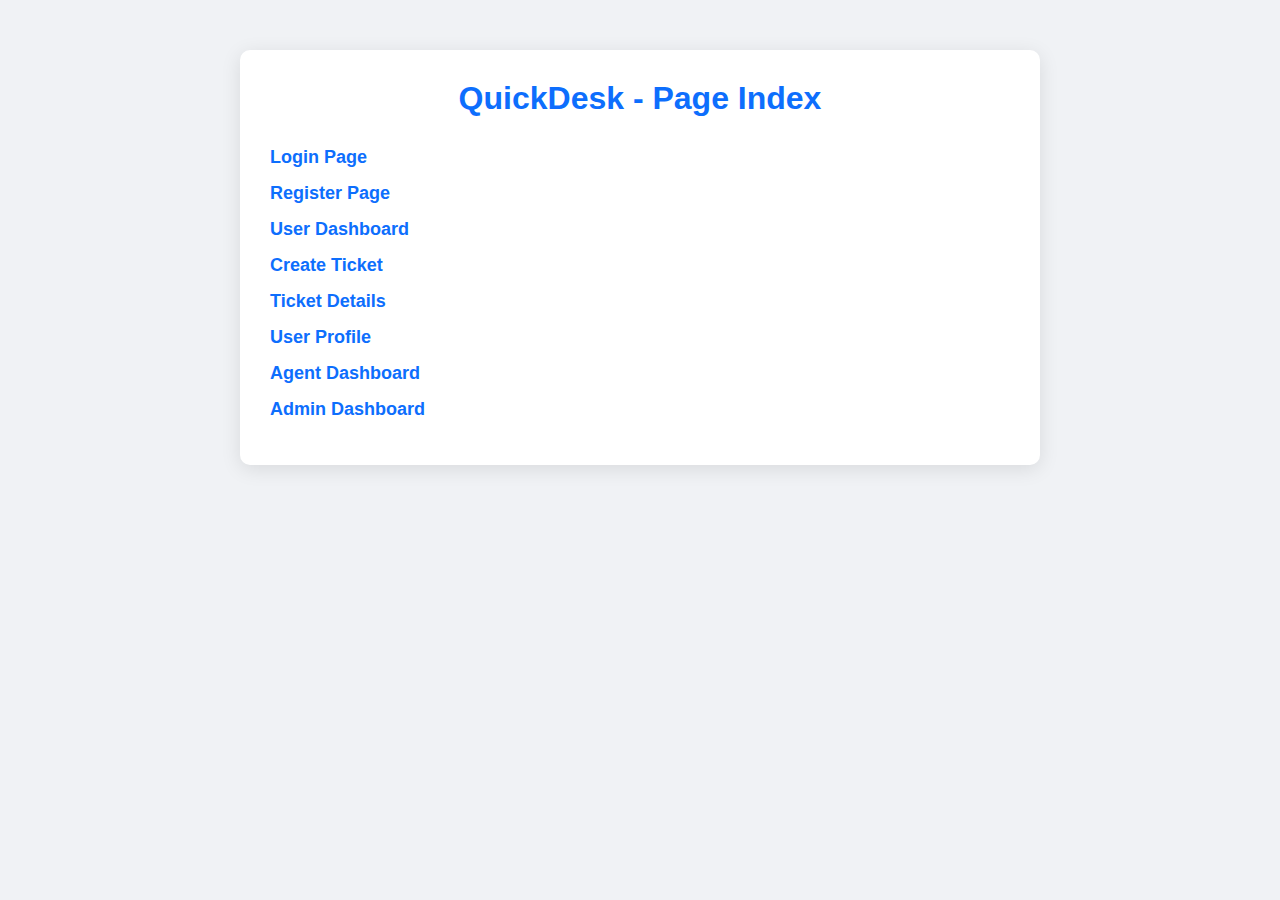
<file: index.html>
<!DOCTYPE html>
<html lang="en">
<head>
  <meta charset="UTF-8" />
  <meta name="viewport" content="width=device-width, initial-scale=1.0"/>
  <title>QuickDesk - Index</title>
  <link rel="stylesheet" href="style.css" />
  <style>
    .index-container {
      max-width: 800px;
      margin: 50px auto;
      padding: 30px;
      background: #fff;
      border-radius: 10px;
      box-shadow: 0 4px 20px rgba(0,0,0,0.1);
    }
    .index-container h1 {
      text-align: center;
      margin-bottom: 30px;
      color: #0d6efd;
    }
    .index-container ul {
      list-style: none;
      padding: 0;
    }
    .index-container li {
      margin: 15px 0;
      font-size: 18px;
    }
    .index-container a {
      color: #0d6efd;
      text-decoration: none;
      font-weight: bold;
    }
    .index-container a:hover {
      text-decoration: underline;
    }
  </style>
</head>
<body>
  <div class="index-container">
    <h1>QuickDesk - Page Index</h1>
    <ul>
      <li><a href="login.html" target="_blank">Login Page</a></li>
      <li><a href="register.html" target="_blank">Register Page</a></li>
      <li><a href="dashboard.html" target="_blank">User Dashboard</a></li>
      <li><a href="create-ticket.html" target="_blank">Create Ticket</a></li>
      <li><a href="ticket.html" target="_blank">Ticket Details</a></li>
      <li><a href="profile.html" target="_blank">User Profile</a></li>
      <li><a href="agent-dashboard.html" target="_blank">Agent Dashboard</a></li>
      <li><a href="admin-dashboard.html" target="_blank">Admin Dashboard</a></li>
    </ul>
  </div>

  <script src="script.js"></script>

</body>
</html>
</file>
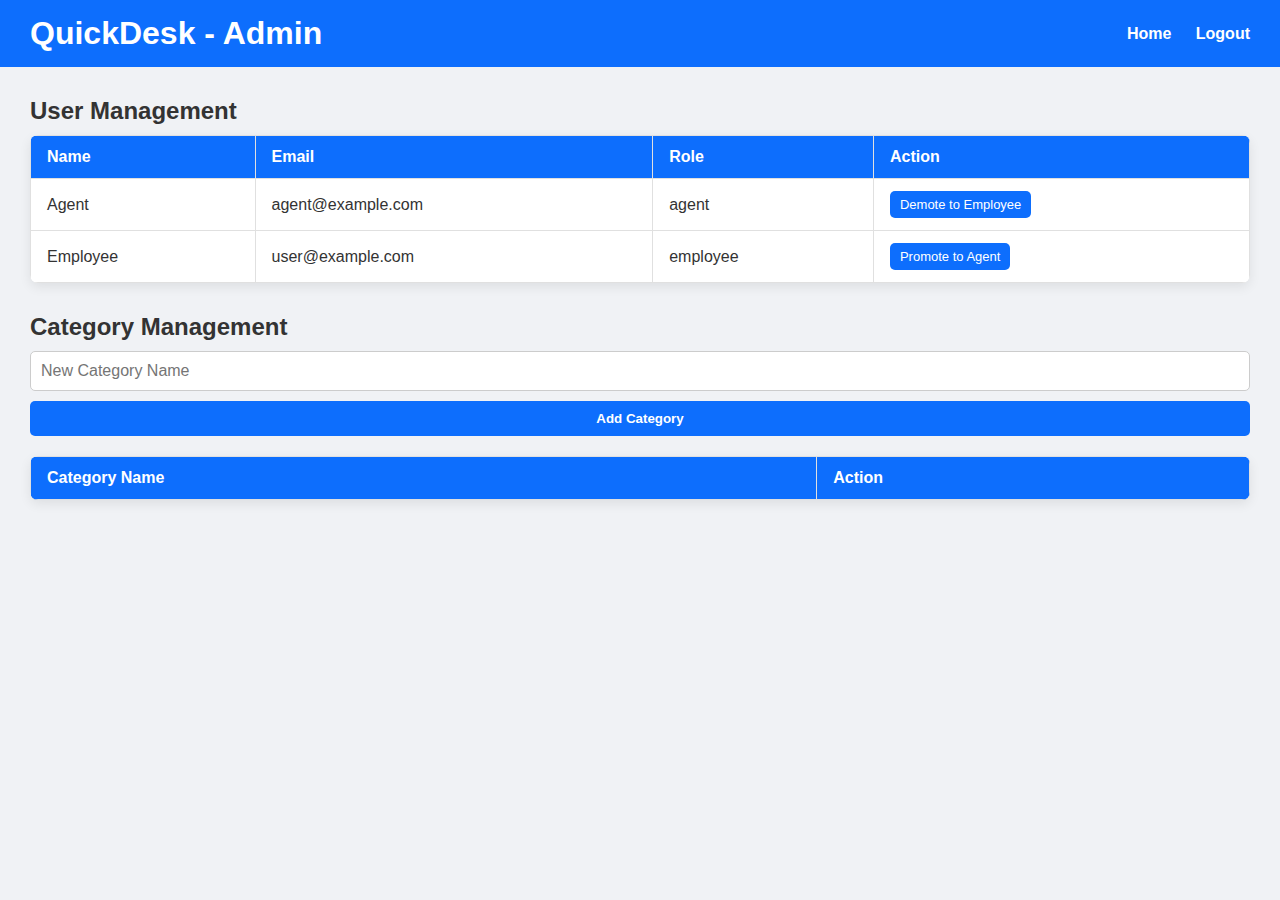
<file: admin-dashboard.html>
<!DOCTYPE html>
<html lang="en">
<head>
  <meta charset="UTF-8" />
  <meta name="viewport" content="width=device-width, initial-scale=1.0"/>
  <title>Admin Dashboard - QuickDesk</title>
  <link rel="stylesheet" href="style.css" />
  <style>
    body {
      font-family: Arial, sans-serif;
      background: #f0f2f5;
      margin: 0;
      padding: 0;
    }
    .navbar {
      background-color: #0d6efd;
      color: white;
      padding: 15px 30px;
      display: flex;
      justify-content: space-between;
      align-items: center;
    }
    .navbar a {
      color: white;
      margin-left: 15px;
      text-decoration: none;
    }
    .dashboard {
      padding: 30px;
    }
    h2 {
      margin-bottom: 10px;
    }
    table {
      width: 100%;
      border-collapse: collapse;
      background: white;
      border-radius: 8px;
      overflow: hidden;
      box-shadow: 0 4px 12px rgba(0,0,0,0.08);
      margin-bottom: 30px;
    }
    th, td {
      padding: 12px 15px;
      border-bottom: 1px solid #ddd;
      text-align: left;
    }
    th {
      background-color: #0d6efd;
      color: white;
    }
    .small-btn {
      padding: 6px 10px;
      font-size: 13px;
      background-color: #0d6efd;
      color: white;
      border: none;
      border-radius: 5px;
      cursor: pointer;
    }
    .small-btn:hover {
      background-color: #084fc7;
    }
    .ticket-form {
      display: flex;
      gap: 10px;
      margin-bottom: 20px;
    }
    .ticket-form input {
      flex: 1;
      padding: 10px;
      border-radius: 5px;
      border: 1px solid #ccc;
    }
    .ticket-form button {
      padding: 10px 15px;
      background-color: #0d6efd;
      color: white;
      border: none;
      border-radius: 5px;
      cursor: pointer;
    }
    .ticket-form button:hover {
      background-color: #084fc7;
    }
  </style>
</head>
<body>
  <header class="navbar">
    <h1>QuickDesk - Admin</h1>
    <nav>
      <a href="dashboard.html">Home</a>
      <a href="login.html">Logout</a>
    </nav>
  </header>

  <main class="dashboard">
    <h2>User Management</h2>
    <table class="ticket-table">
      <thead>
        <tr>
          <th>Name</th>
          <th>Email</th>
          <th>Role</th>
          <th>Action</th>
        </tr>
      </thead>
      <tbody id="userTableBody"></tbody>
    </table>

    <h2>Category Management</h2>
    <form class="ticket-form" onsubmit="addCategory(event)">
      <input type="text" id="newCategory" placeholder="New Category Name" required />
      <button type="submit">Add Category</button>
    </form>

    <table class="ticket-table">
      <thead>
        <tr>
          <th>Category Name</th>
          <th>Action</th>
        </tr>
      </thead>
      <tbody id="categoryTableBody"></tbody>
    </table>
  </main>

  <script>
    const userTableBody = document.getElementById("userTableBody");
    const categoryTableBody = document.getElementById("categoryTableBody");
    let users = JSON.parse(localStorage.getItem("users")) || [];

    function renderUsers() {
      userTableBody.innerHTML = "";
      users.forEach((user, index) => {
        if (user.role === "admin") return;
        const row = document.createElement("tr");
        row.innerHTML = `
          <td>${user.name}</td>
          <td>${user.email}</td>
          <td>${user.role}</td>
          <td>
            ${user.role === "employee"
              ? `<button class="small-btn" onclick="changeRole(${index}, 'agent')">Promote to Agent</button>`
              : user.role === "agent"
              ? `<button class="small-btn" onclick="changeRole(${index}, 'employee')">Demote to Employee</button>`
              : ""}
          </td>`;
        userTableBody.appendChild(row);
      });
    }

    function changeRole(index, newRole) {
      users[index].role = newRole;
      localStorage.setItem("users", JSON.stringify(users));
      renderUsers();
      alert(`✅ Role updated to ${newRole}`);
    }

    function addCategory(event) {
      event.preventDefault();
      const input = document.getElementById("newCategory");
      const newCat = input.value.trim();

      if (!newCat) return;

      let categories = JSON.parse(localStorage.getItem("categories")) || [];

      if (categories.includes(newCat)) {
        alert("❌ Category already exists.");
        return;
      }

      categories.push(newCat);
      localStorage.setItem("categories", JSON.stringify(categories));
      input.value = "";
      renderCategories();
    }

    function deleteCategory(index) {
      let categories = JSON.parse(localStorage.getItem("categories")) || [];
      const categoryName = categories[index];
      if (confirm(`Are you sure you want to delete category "${categoryName}"?`)) {
        categories.splice(index, 1);
        localStorage.setItem("categories", JSON.stringify(categories));
        renderCategories();
      }
    }

    function renderCategories() {
      const categories = JSON.parse(localStorage.getItem("categories")) || [];
      categoryTableBody.innerHTML = categories
        .map((cat, i) => `
          <tr>
            <td>${cat}</td>
            <td><button class="small-btn" onclick="deleteCategory(${i})">Delete</button></td>
          </tr>`)
        .join("");
    }

    // Initialize on load
    renderUsers();
    renderCategories();
  </script>
</body>
</html>
</file>
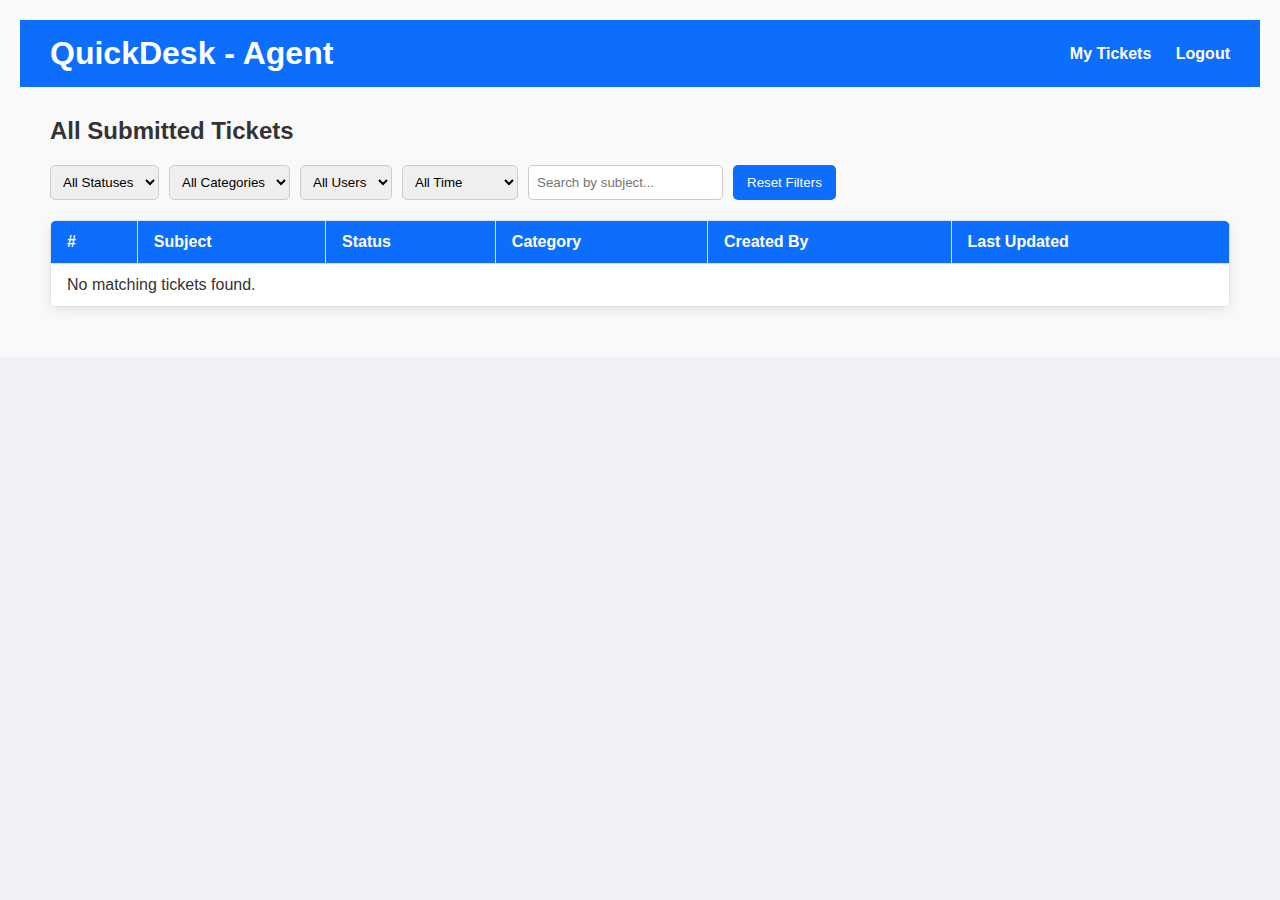
<file: agent-dashboard.html>
<!DOCTYPE html>
<html lang="en">
<head>
  <meta charset="UTF-8" />
  <meta name="viewport" content="width=device-width, initial-scale=1.0"/>
  <title>Agent Dashboard - QuickDesk</title>
  <link rel="stylesheet" href="style.css" />
  <style>
    body {
      font-family: Arial, sans-serif;
      background: #f9f9f9;
      padding: 20px;
    }
    table {
      width: 100%;
      border-collapse: collapse;
      margin-top: 20px;
      background: white;
      border-radius: 8px;
      overflow: hidden;
      box-shadow: 0 4px 12px rgba(0,0,0,0.08);
    }
    th, td {
      padding: 12px 15px;
      border-bottom: 1px solid #ddd;
      text-align: left;
    }
    th {
      background-color: #0d6efd;
      color: white;
    }
    .badge {
      padding: 4px 8px;
      border-radius: 4px;
      color: white;
      font-size: 12px;
    }
    .badge.open { background-color: #17a2b8; }
    .badge.in-progress { background-color: #ffc107; }
    .badge.resolved { background-color: #28a745; }
    .badge.closed { background-color: #6c757d; }
    .filters {
      display: flex;
      gap: 10px;
      flex-wrap: wrap;
      margin: 20px 0;
    }
    .filters select, .filters input {
      padding: 8px;
      border: 1px solid #ccc;
      border-radius: 5px;
    }
    .filters button {
      padding: 8px 14px;
      border: none;
      border-radius: 5px;
      background-color: #0d6efd;
      color: white;
      cursor: pointer;
    }
    .filters button:hover {
      background-color: #0a53be;
    }
  </style>
</head>
<body>
  <header class="navbar">
    <h1>QuickDesk - Agent</h1>
    <nav>
      <a href="dashboard.html">My Tickets</a>
      <a href="login.html">Logout</a>
    </nav>
  </header>

  <main class="dashboard">
    <h2>All Submitted Tickets</h2>

    <div class="filters">
      <select id="statusFilter" onchange="renderAgentTickets()">
        <option value="">All Statuses</option>
        <option>Open</option>
        <option>In Progress</option>
        <option>Resolved</option>
        <option>Closed</option>
      </select>

      <select id="categoryFilter" onchange="renderAgentTickets()">
        <option value="">All Categories</option>
      </select>

      <select id="creatorFilter" onchange="renderAgentTickets()">
        <option value="">All Users</option>
      </select>

      <select id="dateFilter" onchange="renderAgentTickets()">
        <option value="">All Time</option>
        <option value="today">Today</option>
        <option value="7days">Last 7 Days</option>
        <option value="30days">Last 30 Days</option>
      </select>

      <input type="text" id="searchInput" oninput="renderAgentTickets()" placeholder="Search by subject..."/>

      <button onclick="resetFilters()">Reset Filters</button>
    </div>

    <table class="ticket-table">
      <thead>
        <tr>
          <th>#</th>
          <th>Subject</th>
          <th>Status</th>
          <th>Category</th>
          <th>Created By</th>
          <th>Last Updated</th>
        </tr>
      </thead>
      <tbody id="agentTicketBody"></tbody>
    </table>
  </main>

  <script>
    function getUserNameByEmail(email) {
      const users = JSON.parse(localStorage.getItem("users")) || [];
      const user = users.find(u => u.email === email);
      return user ? user.name : "Unknown";
    }

    function viewTicket(id) {
      localStorage.setItem("selectedTicketId", id);
      window.location.href = "ticket.html";
    }

    function resetFilters() {
      document.getElementById("statusFilter").value = "";
      document.getElementById("categoryFilter").value = "";
      document.getElementById("creatorFilter").value = "";
      document.getElementById("dateFilter").value = "";
      document.getElementById("searchInput").value = "";
      renderAgentTickets();
    }

    function isWithinDateRange(dateString, range) {
      const now = new Date();
      const ticketDate = new Date(dateString);
      const diff = (now - ticketDate) / (1000 * 60 * 60 * 24); // in days

      if (range === "today") return now.toDateString() === ticketDate.toDateString();
      if (range === "7days") return diff <= 7;
      if (range === "30days") return diff <= 30;
      return true;
    }

    function renderAgentTickets() {
      const tickets = JSON.parse(localStorage.getItem("tickets")) || [];
      const users = JSON.parse(localStorage.getItem("users")) || [];
      const tbody = document.getElementById("agentTicketBody");

      const statusFilter = document.getElementById("statusFilter").value;
      const categoryFilter = document.getElementById("categoryFilter").value;
      const creatorFilter = document.getElementById("creatorFilter").value;
      const dateFilter = document.getElementById("dateFilter").value;
      const searchQuery = document.getElementById("searchInput").value.trim().toLowerCase();

      const filtered = tickets.filter(t =>
        (statusFilter === "" || t.status === statusFilter) &&
        (categoryFilter === "" || t.category === categoryFilter) &&
        (creatorFilter === "" || t.createdBy === creatorFilter) &&
        isWithinDateRange(t.createdAt, dateFilter) &&
        (searchQuery === "" || t.subject.toLowerCase().includes(searchQuery))
      );

      // Populate Category & Creator Filters once
      const categoryDropdown = document.getElementById("categoryFilter");
      if (categoryDropdown.options.length <= 1) {
        [...new Set(tickets.map(t => t.category))].forEach(cat => {
          const opt = document.createElement("option");
          opt.value = cat;
          opt.textContent = cat;
          categoryDropdown.appendChild(opt);
        });
      }

      const creatorDropdown = document.getElementById("creatorFilter");
      if (creatorDropdown.options.length <= 1) {
        [...new Set(tickets.map(t => t.createdBy))].forEach(email => {
          const user = users.find(u => u.email === email);
          const opt = document.createElement("option");
          opt.value = email;
          opt.textContent = user ? user.name : email;
          creatorDropdown.appendChild(opt);
        });
      }

      if (filtered.length === 0) {
        tbody.innerHTML = '<tr><td colspan="6">No matching tickets found.</td></tr>';
        return;
      }

      tbody.innerHTML = filtered.map(t => `
        <tr>
          <td>${t.id}</td>
          <td><a href="#" onclick="viewTicket('${t.id}')">${t.subject}</a></td>
          <td><span class="badge ${t.status.toLowerCase().replace(/ /g, '-')}">${t.status}</span></td>
          <td>${t.category}</td>
          <td>${getUserNameByEmail(t.createdBy)}</td>
          <td>${t.lastUpdated || t.createdAt}</td>
        </tr>`).join("");
    }

    window.onload = () => {
      renderAgentTickets();
    };
  </script>
</body>
</html>
</file>
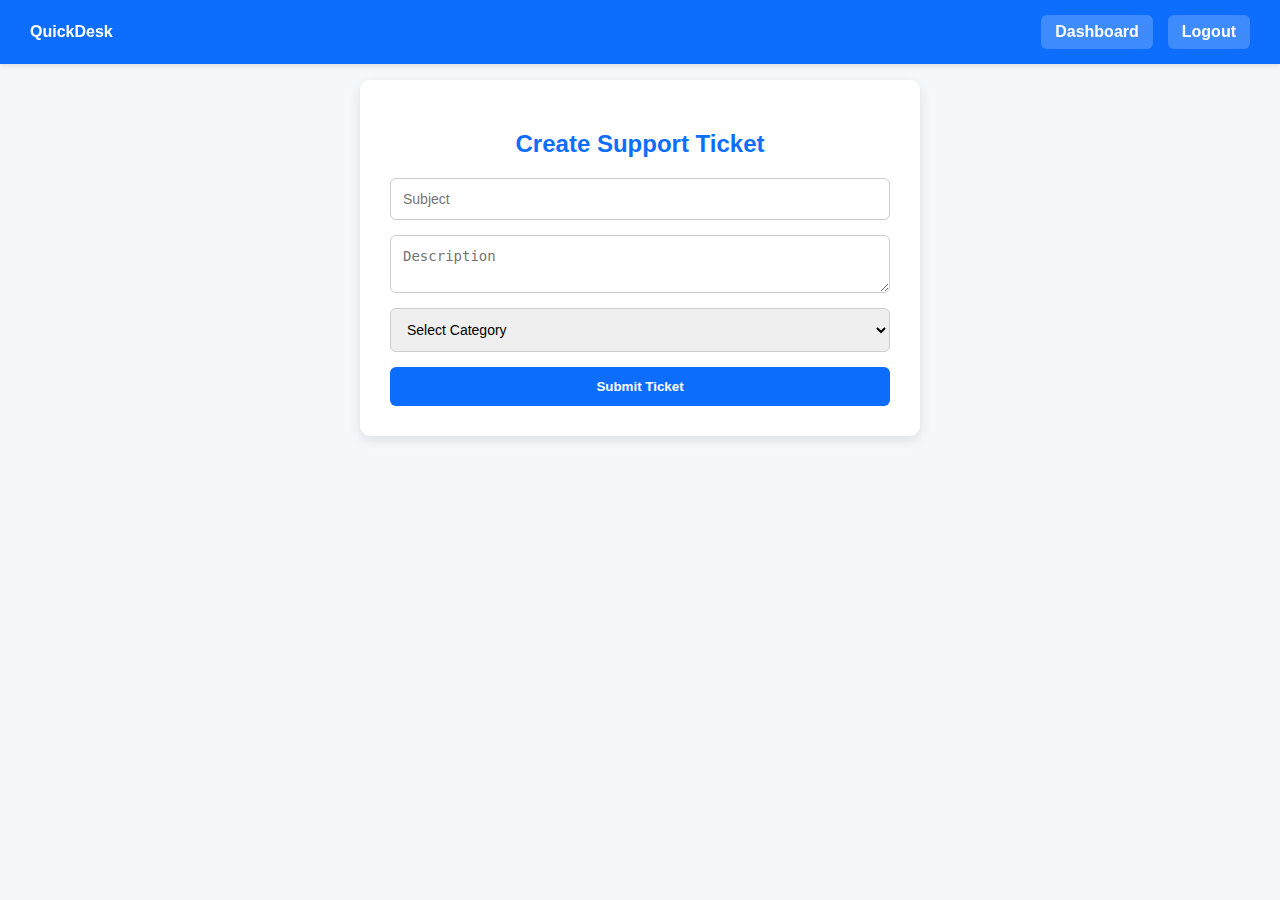
<file: create-ticket.html>
<!DOCTYPE html>
<html lang="en">
<head>
  <meta charset="UTF-8" />
  <meta name="viewport" content="width=device-width, initial-scale=1.0"/>
  <title>Create Ticket - QuickDesk</title>
  <style>
    body {
      font-family: Arial, sans-serif;
      background: #f4f8fb;
      margin: 0;
      padding-top: 80px; /* reserve space for header */
    }

    header {
      position: fixed;
      top: 0;
      left: 0;
      right: 0;
      background-color: #0d6efd;
      color: white;
      padding: 15px 30px; /* ensures full visibility */
      display: flex;
      justify-content: space-between;
      align-items: center;
      box-shadow: 0 2px 6px rgba(0,0,0,0.1);
      z-index: 1000;
    }

    .header-links {
      display: flex;
      gap: 15px;
      flex-shrink: 0;
    }

    .header-links a {
      color: white;
      text-decoration: none;
      font-weight: bold;
      background-color: rgba(255, 255, 255, 0.2);
      padding: 8px 14px;
      border-radius: 6px;
      transition: background-color 0.3s ease;
    }

    .header-links a:hover {
      background-color: rgba(255, 255, 255, 0.4);
    }

    .ticket-container {
      background: white;
      padding: 30px;
      border-radius: 10px;
      box-shadow: 0 4px 12px rgba(0,0,0,0.1);
      width: 100%;
      max-width: 500px;
      margin: auto;
    }

    .ticket-container h2 {
      text-align: center;
      margin-bottom: 20px;
      color: #0d6efd;
    }

    form {
      display: flex;
      flex-direction: column;
      gap: 15px;
    }

    input, textarea, select {
      padding: 12px;
      font-size: 14px;
      border-radius: 6px;
      border: 1px solid #ccc;
    }

    button {
      padding: 12px;
      background-color: #0d6efd;
      color: white;
      font-weight: bold;
      border: none;
      border-radius: 6px;
      cursor: pointer;
    }

    button:hover {
      background-color: #0b58d9;
    }
  </style>
</head>
<body>

  <header>
    <div><strong>QuickDesk</strong></div>
    <div class="header-links">
      <a href="dashboard.html">Dashboard</a>
      <a href="index.html">Logout</a>
    </div>
  </header>

  <div class="ticket-container">
    <h2>Create Support Ticket</h2>
    <form id="createTicketForm">
      <input type="text" id="subject" placeholder="Subject" required />
      <textarea id="description" placeholder="Description" required></textarea>
      <select id="category" required>
        <option value="">Select Category</option>
        <option value="IT">IT</option>
        <option value="HR">HR</option>
        <option value="Finance">Finance</option>
      </select>
      <button type="submit">Submit Ticket</button>
    </form>
  </div>

  <script src="script.js"></script>
</body>
</html>
</file>
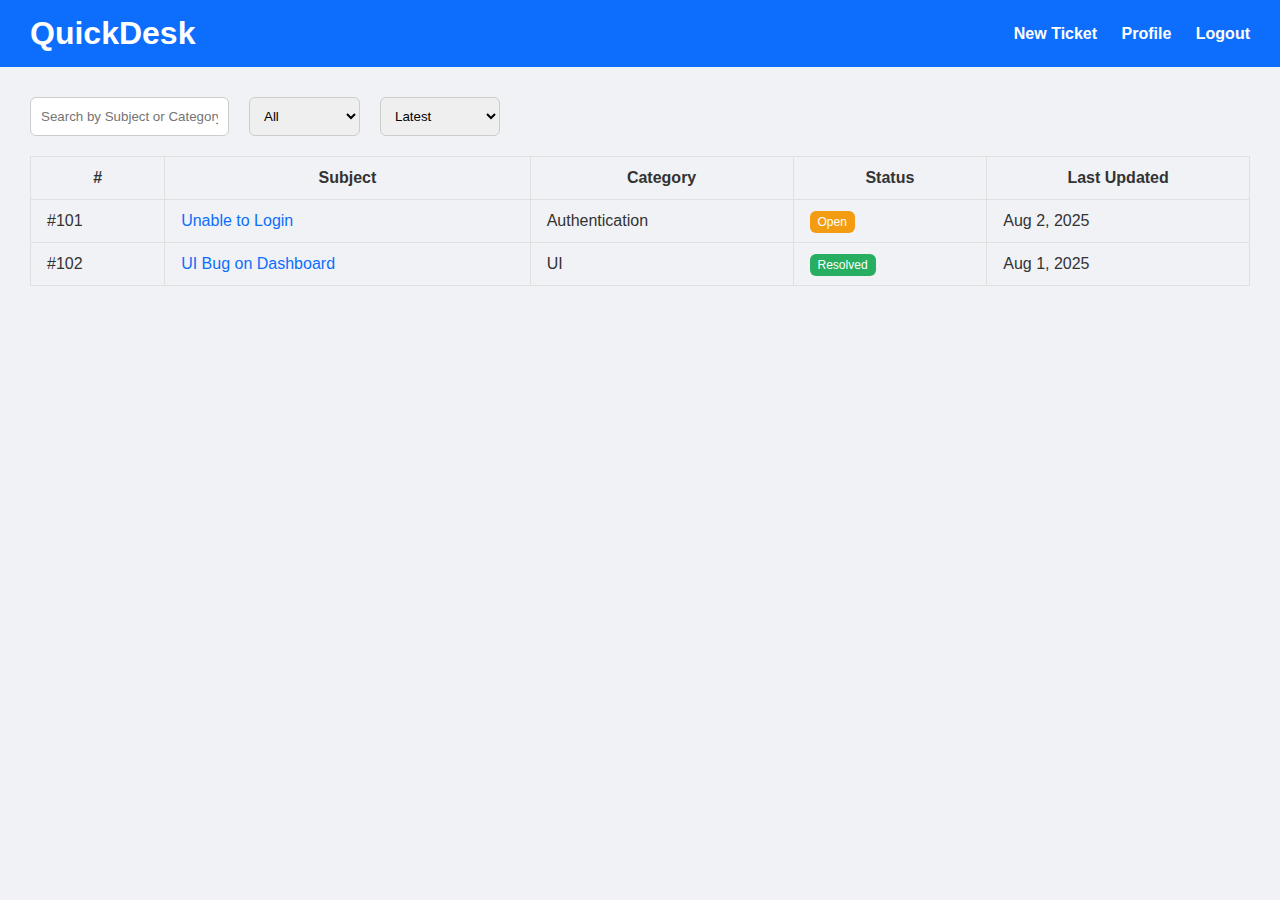
<file: dashboard.html>
<!DOCTYPE html>
<html lang="en">
<head>
  <meta charset="UTF-8"/>
  <meta name="viewport" content="width=device-width, initial-scale=1.0"/>
  <title>QuickDesk - Dashboard</title>
  <link rel="stylesheet" href="style.css"/>
</head>
<body>
  <header class="navbar">
    <h1>QuickDesk</h1>
    <nav>
      <a href="create-ticket.html">New Ticket</a>
      <a href="profile.html">Profile</a>
      <a href="login.html">Logout</a>
    </nav>
  </header>

  <main class="dashboard">
    <div class="filters">
      <input type="text" placeholder="Search by Subject or Category..." />
      <select>
        <option value="all">All</option>
        <option value="open">Open</option>
        <option value="in-progress">In Progress</option>
        <option value="resolved">Resolved</option>
        <option value="closed">Closed</option>
      </select>
      <select>
        <option value="latest">Latest</option>
        <option value="most-replied">Most Replied</option>
      </select>
    </div>

    <table class="ticket-table">
      <thead>
        <tr>
          <th>#</th>
          <th>Subject</th>
          <th>Category</th>
          <th>Status</th>
          <th>Last Updated</th>
        </tr>
      </thead>
      <tbody>
        <tr>
          <td>#101</td>
          <td><a href="ticket.html">Unable to Login</a></td>
          <td>Authentication</td>
          <td><span class="badge open">Open</span></td>
          <td>Aug 2, 2025</td>
        </tr>
        <tr>
          <td>#102</td>
          <td><a href="ticket.html">UI Bug on Dashboard</a></td>
          <td>UI</td>
          <td><span class="badge resolved">Resolved</span></td>
          <td>Aug 1, 2025</td>
        </tr>
      </tbody>
    </table>
  </main>
</body>
</html>
</file>
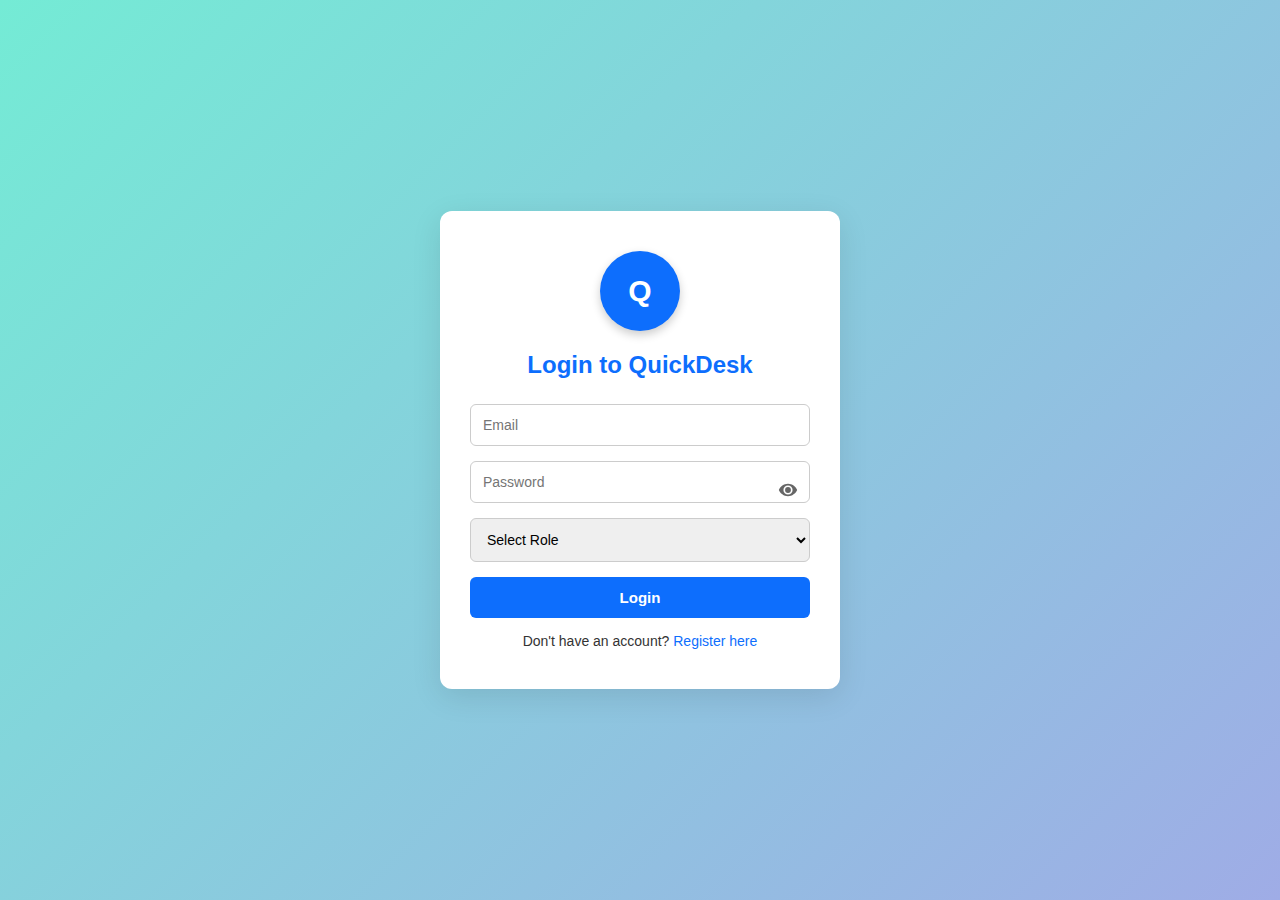
<file: login.html>
<!DOCTYPE html>
<html lang="en">
<head>
  <meta charset="UTF-8" />
  <meta name="viewport" content="width=device-width, initial-scale=1.0">
  <title>QuickDesk - Login</title>
  <link rel="stylesheet" href="style.css">
  <style>
    body {
      margin: 0;
      font-family: 'Segoe UI', sans-serif;
      background: linear-gradient(135deg, #74ebd5, #9face6);
      height: 100vh;
      display: flex;
      justify-content: center;
      align-items: center;
    }

    .login-container {
      background: white;
      padding: 40px 30px;
      border-radius: 12px;
      box-shadow: 0 8px 30px rgba(0,0,0,0.1);
      width: 100%;
      max-width: 400px;
      text-align: center;
    }

    .logo {
      width: 80px;
      height: 80px;
      margin: 0 auto 20px;
      border-radius: 50%;
      background-color: #0d6efd;
      display: flex;
      align-items: center;
      justify-content: center;
      color: white;
      font-size: 30px;
      font-weight: bold;
      box-shadow: 0 4px 10px rgba(0,0,0,0.2);
    }

    h2 {
      margin-bottom: 25px;
      color: #0d6efd;
    }

    input, select {
      width: 100%;
      padding: 12px;
      margin-bottom: 15px;
      border-radius: 6px;
      border: 1px solid #ccc;
      font-size: 14px;
    }

    .password-wrapper {
      position: relative;
    }

    .password-wrapper svg {
      position: absolute;
      top: 50%;
      right: 12px;
      transform: translateY(-50%);
      width: 20px;
      height: 20px;
      fill: #666;
      cursor: pointer;
    }

    button {
      width: 100%;
      padding: 12px;
      background: #0d6efd;
      color: white;
      border: none;
      border-radius: 6px;
      font-weight: bold;
      font-size: 15px;
      cursor: pointer;
      transition: background 0.3s ease;
    }

    button:hover {
      background: #084fc7;
    }

    .register-link {
      margin-top: 15px;
      font-size: 14px;
    }

    .register-link a {
      color: #0d6efd;
      text-decoration: none;
      font-weight: 500;
    }
  </style>
</head>
<body>
  <div class="login-container">
    <div class="logo">Q</div>
    <h2>Login to QuickDesk</h2>
    <form id="loginForm">
      <input type="email" id="email" placeholder="Email" required>

      <div class="password-wrapper">
        <input type="password" id="password" placeholder="Password" required>
        <svg id="togglePassword" viewBox="0 0 24 24" onclick="togglePassword()">
          <path id="eyeIcon" d="M12 4.5C7 4.5 2.7 8 1 12c1.7 4 6 7.5 11 7.5s9.3-3.5 11-7.5c-1.7-4-6-7.5-11-7.5zm0 13a5.5 5.5 0 1 1 0-11 5.5 5.5 0 0 1 0 11zm0-9a3.5 3.5 0 1 0 0 7 3.5 3.5 0 0 0 0-7z"/>
        </svg>
      </div>

      <select id="role" required>
        <option value="">Select Role</option>
        <option value="admin">Admin</option>
        <option value="agent">Agent</option>
        <option value="employee">Employee</option>
      </select>

      <button type="submit">Login</button>
    </form>

    <div class="register-link">
      <p>Don't have an account? <a href="register.html">Register here</a></p>
    </div>
  </div>

  <script>
    const openEye = "M12 4.5C7 4.5 2.7 8 1 12c1.7 4 6 7.5 11 7.5s9.3-3.5 11-7.5c-1.7-4-6-7.5-11-7.5zm0 13a5.5 5.5 0 1 1 0-11 5.5 5.5 0 0 1 0 11zm0-9a3.5 3.5 0 1 0 0 7 3.5 3.5 0 0 0 0-7z";
    const slashedEye = "M1 1l22 22M4.21 4.21A13.87 13.87 0 0 0 1 12c1.7 4 6 7.5 11 7.5 2.49 0 4.8-.73 6.72-1.98M9.53 9.53a3.5 3.5 0 0 0 4.95 4.95M12 4.5c2.76 0 5.26.94 7.22 2.5M12 19.5c-2.76 0-5.26-.94-7.22-2.5";

    function togglePassword() {
      const passwordField = document.getElementById("password");
      const eyeIcon = document.getElementById("eyeIcon");
      if (passwordField.type === "password") {
        passwordField.type = "text";
        eyeIcon.setAttribute("d", slashedEye);
      } else {
        passwordField.type = "password";
        eyeIcon.setAttribute("d", openEye);
      }
    }

    document.getElementById("loginForm").addEventListener("submit", function(e) {
      e.preventDefault();
      const email = document.getElementById("email").value.trim();
      const password = document.getElementById("password").value.trim();
      const role = document.getElementById("role").value;

      if (!role) {
        alert("Please select a role.");
        return;
      }

      let users = JSON.parse(localStorage.getItem("users")) || [];

      if (users.length === 0) {
        users = [
          { name: "Admin User", email: "admin@example.com", password: "admin123", role: "admin" },
          { name: "Agent User", email: "agent@example.com", password: "agent123", role: "agent" },
          { name: "Employee User", email: "employee@example.com", password: "emp123", role: "employee" }
        ];
        localStorage.setItem("users", JSON.stringify(users));
      }

      const user = users.find(u => u.email === email && u.password === password && u.role === role);

      if (user) {
        localStorage.setItem("loggedInUser", JSON.stringify(user));
        window.location.href = user.role === "admin" ? "admin-dashboard.html" :
                               user.role === "agent" ? "agent-dashboard.html" :
                               "dashboard.html";
      } else {
        alert("Invalid email, password, or role. Please try again.");
      }
    });
  </script>
</body>
</html>
</file>
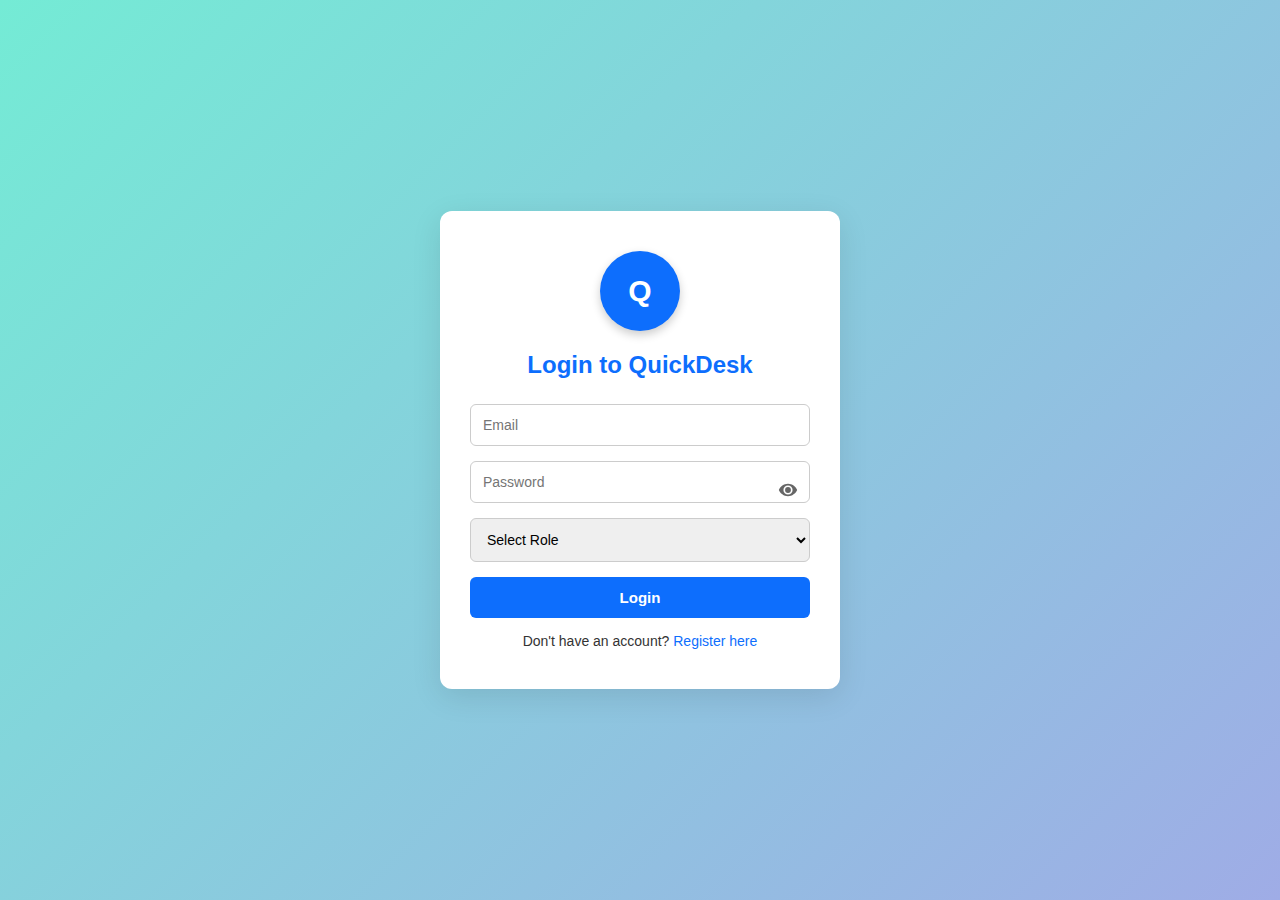
<file: profile.html>
<!DOCTYPE html>
<html lang="en">
<head>
  <meta charset="UTF-8" />
  <meta name="viewport" content="width=device-width, initial-scale=1.0"/>
  <title>Profile - QuickDesk</title>
  <link rel="stylesheet" href="style.css" />
  <style>
    body {
      font-family: Arial, sans-serif;
      background: #f9f9f9;
      margin: 0;
      padding: 0;
    }
    .navbar {
      background: #0d6efd;
      color: white;
      padding: 15px;
      display: flex;
      justify-content: space-between;
      align-items: center;
    }
    .navbar a {
      color: white;
      margin-left: 15px;
      text-decoration: none;
      font-weight: bold;
    }
    .form-page {
      max-width: 500px;
      margin: 40px auto;
      padding: 30px;
      background: white;
      border-radius: 8px;
      box-shadow: 0 0 10px rgba(0,0,0,0.1);
    }
    .ticket-form input {
      width: 100%;
      padding: 12px;
      margin: 10px 0;
      border-radius: 6px;
      border: 1px solid #ccc;
    }
    .ticket-form button {
      width: 100%;
      padding: 12px;
      background: #0d6efd;
      color: white;
      border: none;
      border-radius: 6px;
      font-size: 16px;
      font-weight: bold;
      cursor: pointer;
    }
    .ticket-form button:hover {
      background: #084fc7;
    }
  </style>
</head>
<body>
  <header class="navbar">
    <h1>QuickDesk</h1>
    <nav>
      <a href="dashboard.html">Dashboard</a>
      <a href="create-ticket.html">New Ticket</a>
      <a href="login.html">Logout</a>
    </nav>
  </header>

  <main class="form-page">
    <h2>User Profile</h2>
    <form class="ticket-form" onsubmit="updateProfile(event)">
      <input type="text" id="name" placeholder="Full Name" required />
      <input type="email" id="email" placeholder="Email" disabled />
      <input type="password" id="password" placeholder="New Password" />
      <button type="submit">Update Profile</button>
    </form>
  </main>

  <script>
    const loggedInUser = JSON.parse(localStorage.getItem("loggedInUser"));
    const allUsers = JSON.parse(localStorage.getItem("users")) || [];

    if (!loggedInUser) {
      alert("No user logged in.");
      window.location.href = "login.html";
    }

    // Populate form fields
    document.getElementById("name").value = loggedInUser.name;
    document.getElementById("email").value = loggedInUser.email;

    function updateProfile(e) {
      e.preventDefault();

      const updatedName = document.getElementById("name").value.trim();
      const updatedPassword = document.getElementById("password").value.trim();

      const userIndex = allUsers.findIndex(user => user.email === loggedInUser.email);

      if (userIndex !== -1) {
        allUsers[userIndex].name = updatedName;
        if (updatedPassword) {
          allUsers[userIndex].password = updatedPassword;
        }

        // Update localStorage
        localStorage.setItem("users", JSON.stringify(allUsers));
        localStorage.setItem("loggedInUser", JSON.stringify(allUsers[userIndex]));

        alert("✅ Profile updated successfully!");
        document.getElementById("password").value = "";
      }
    }
  </script>
</body>
</html>
</file>
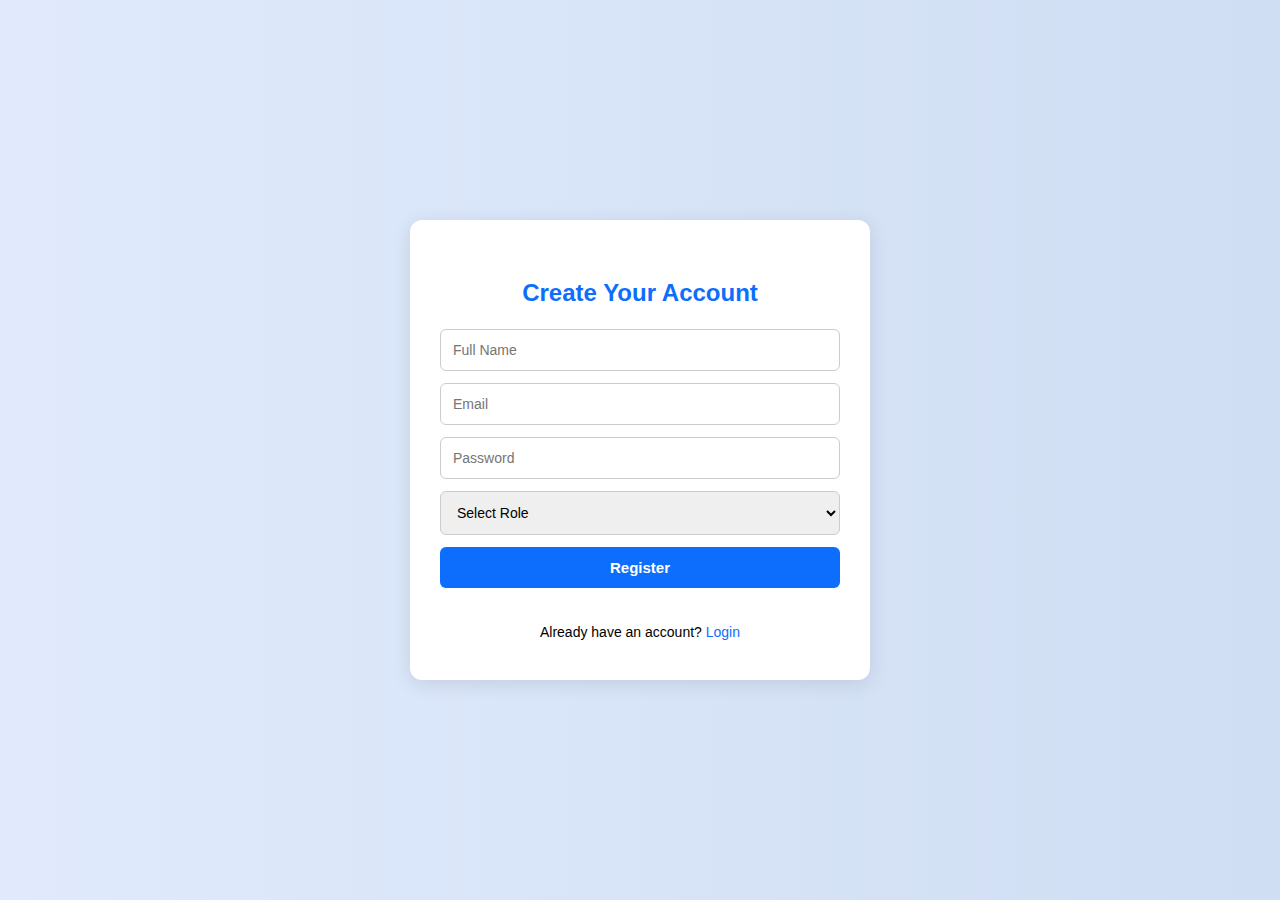
<file: register.html>
<!DOCTYPE html>
<html lang="en">
<head>
  <meta charset="UTF-8" />
  <meta name="viewport" content="width=device-width, initial-scale=1.0"/>
  <title>QuickDesk - Register</title>
  <style>
    body {
      margin: 0;
      padding: 0;
      font-family: 'Segoe UI', sans-serif;
      background: linear-gradient(to right, #e0eafc, #cfdef3);
      height: 100vh;
      display: flex;
      justify-content: center;
      align-items: center;
    }

    .register-container {
      background: #fff;
      padding: 40px 30px;
      border-radius: 12px;
      box-shadow: 0 4px 20px rgba(0, 0, 0, 0.1);
      width: 100%;
      max-width: 400px;
      display: flex;
      flex-direction: column;
      gap: 12px;
    }

    .register-container h2 {
      text-align: center;
      color: #0d6efd;
      margin-bottom: 10px;
    }

    .login-form {
      display: flex;
      flex-direction: column;
      gap: 12px;
    }

    .login-form input,
    .login-form select {
      padding: 12px;
      font-size: 14px;
      border-radius: 6px;
      border: 1px solid #ccc;
    }

    .login-form button {
      padding: 12px;
      background-color: #0d6efd;
      color: white;
      font-weight: bold;
      font-size: 15px;
      border: none;
      border-radius: 6px;
      cursor: pointer;
      transition: background-color 0.3s;
    }

    .login-form button:hover {
      background-color: #084fc7;
    }

    .login-form p {
      text-align: center;
      font-size: 14px;
      margin: 0;
    }

    #registerSuccess {
      color: green;
      text-align: center;
      font-size: 14px;
    }

    #registerError {
      color: red;
      text-align: center;
      font-size: 14px;
    }

    a {
      color: #0d6efd;
      text-decoration: none;
    }

    a:hover {
      text-decoration: underline;
    }
  </style>
</head>
<body>
  <div class="register-container">
    <h2>Create Your Account</h2>
    <form id="registerForm" class="login-form">
      <input type="text" id="name" placeholder="Full Name" required/>
      <input type="email" id="email" placeholder="Email" required/>
      <input type="password" id="password" placeholder="Password" required/>
      <select id="role" required>
        <option value="">Select Role</option>
        <option value="employee">Employee</option>
        <option value="agent">Agent</option>
        <option value="admin">Admin</option>
      </select>
      <button type="submit">Register</button>
      <p id="registerSuccess"></p>
      <p id="registerError"></p>
      <p>Already have an account? <a href="login.html">Login</a></p>
    </form>
  </div>

  <script src="script.js"></script>
</body>
</html>
</file>
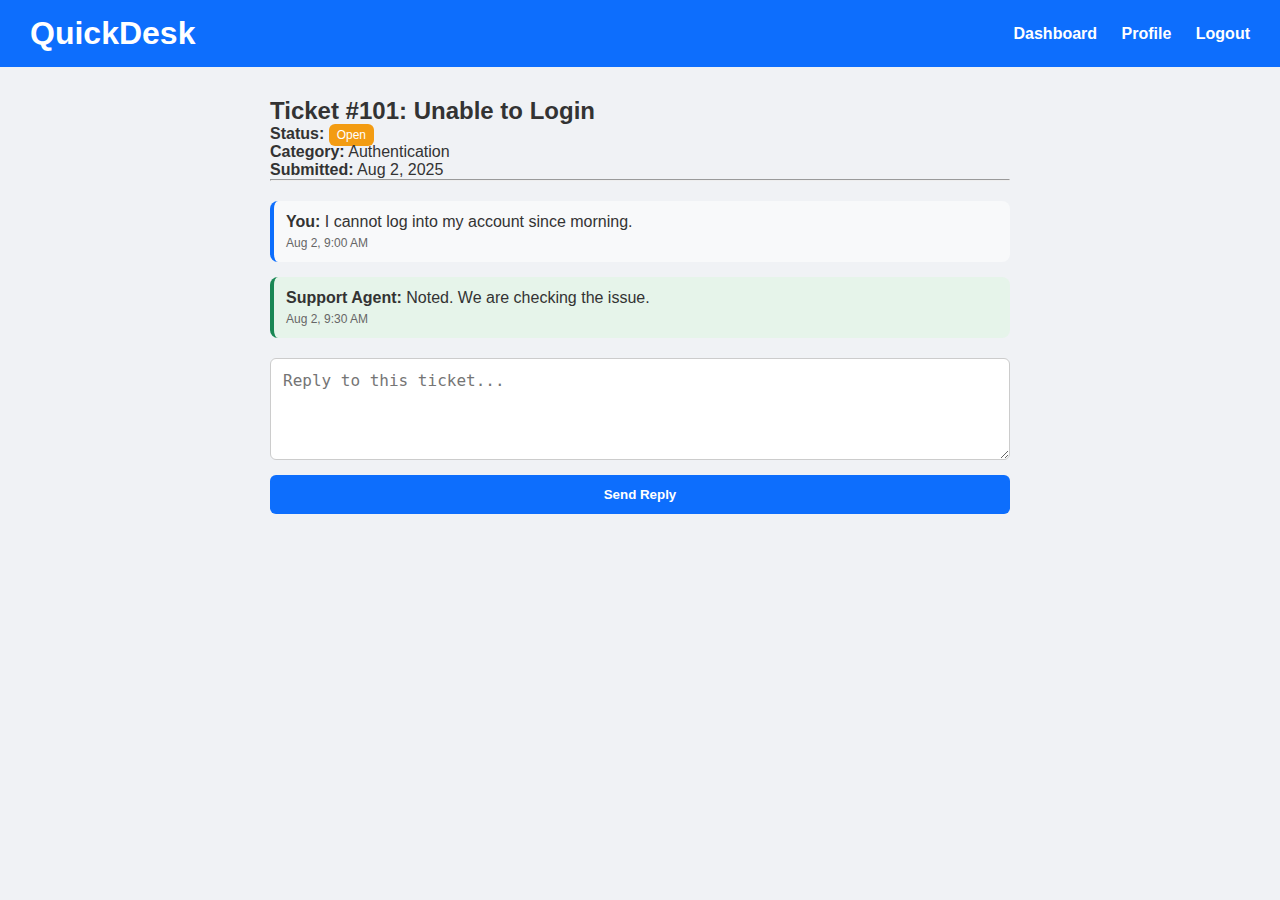
<file: ticket.html>
<!DOCTYPE html>
<html lang="en">
<head>
  <meta charset="UTF-8"/>
  <meta name="viewport" content="width=device-width, initial-scale=1.0"/>
  <title>Ticket Details - QuickDesk</title>
  <link rel="stylesheet" href="style.css"/>
</head>
<body>
  <header class="navbar">
    <h1>QuickDesk</h1>
    <nav>
      <a href="dashboard.html">Dashboard</a>
      <a href="profile.html">Profile</a>
      <a href="login.html">Logout</a>
    </nav>
  </header>

  <main class="ticket-detail">
    <h2>Ticket #101: Unable to Login</h2>
    <p><strong>Status:</strong> <span class="badge open">Open</span></p>
    <p><strong>Category:</strong> Authentication</p>
    <p><strong>Submitted:</strong> Aug 2, 2025</p>
    <hr/>

    <div class="conversation">
      <div class="message user">
        <p><strong>You:</strong> I cannot log into my account since morning.</p>
        <span>Aug 2, 9:00 AM</span>
      </div>
      <div class="message agent">
        <p><strong>Support Agent:</strong> Noted. We are checking the issue.</p>
        <span>Aug 2, 9:30 AM</span>
      </div>
    </div>

    <form class="reply-form">
      <textarea placeholder="Reply to this ticket..." rows="4" required></textarea>
      <button type="submit">Send Reply</button>
    </form>
  </main>
</body>
</html>
</file>
<file: style.css>
/* General Reset */
* {
  margin: 0;
  padding: 0;
  box-sizing: border-box;
}
body, html {
  font-family: 'Segoe UI', sans-serif;
  background: #f0f2f5;
  color: #333;
}
/* Login Page Styling */
.login-body {
  display: flex;
  justify-content: center;
  align-items: center;
  height: 100vh;
}
.login-container {
  background: white;
  padding: 40px;
  border-radius: 12px;
  box-shadow: 0 5px 25px rgba(0,0,0,0.1);
  width: 350px;
  text-align: center;
}
.login-container h2 {
  margin-bottom: 25px;
  color: #0d6efd;
}
.login-form input {
  width: 100%;
  padding: 12px;
  margin: 10px 0;
  border-radius: 6px;
  border: 1px solid #ccc;
}
.login-form button {
  width: 100%;
  padding: 12px;
  border: none;
  background-color: #0d6efd;
  color: white;
  font-weight: bold;
  border-radius: 6px;
  cursor: pointer;
}
.login-form button:hover {
  background-color: #084eb9;
}
.login-form p {
  margin-top: 15px;
}
.login-form a {
  color: #0d6efd;
  text-decoration: none;
}
.navbar {
  display: flex;
  justify-content: space-between;
  align-items: center;
  background: #0d6efd;
  color: white;
  padding: 15px 30px;
}
.navbar nav a {
  margin-left: 20px;
  color: white;
  text-decoration: none;
  font-weight: bold;
}
.dashboard {
  padding: 30px;
}
.filters {
  display: flex;
  gap: 20px;
  margin-bottom: 20px;
}
.filters input, .filters select {
  padding: 10px;
  border-radius: 6px;
  border: 1px solid #ccc;
}
.ticket-table {
  width: 100%;
  border-collapse: collapse;
}
.ticket-table th, .ticket-table td {
  padding: 12px 16px;
  border: 1px solid #e0e0e0;
}
.ticket-table a {
  text-decoration: none;
  color: #0d6efd;
}
.badge {
  padding: 4px 8px;
  border-radius: 6px;
  color: white;
  font-size: 12px;
}
.badge.open { background-color: #f39c12; }
.badge.in-progress { background-color: #3498db; }
.badge.resolved { background-color: #27ae60; }
.badge.closed { background-color: #95a5a6; }
.form-page, .ticket-detail {
  padding: 30px;
  max-width: 800px;
  margin: auto;
}
.ticket-form, .reply-form {
  display: flex;
  flex-direction: column;
  gap: 15px;
}
.ticket-form input, .ticket-form select, .ticket-form textarea,
.reply-form textarea {
  padding: 12px;
  border-radius: 6px;
  border: 1px solid #ccc;
  font-size: 16px;
}
.ticket-form button, .reply-form button {
  padding: 12px;
  background-color: #0d6efd;
  color: white;
  border: none;
  border-radius: 6px;
  cursor: pointer;
  font-weight: bold;
}
.ticket-form button:hover, .reply-form button:hover {
  background-color: #0b5ed7;
}
.conversation {
  margin: 20px 0;
}
.message {
  margin-bottom: 15px;
  padding: 12px;
  border-radius: 8px;
  background-color: #f8f9fa;
  border-left: 4px solid #0d6efd;
}
.message.agent {
  border-left-color: #198754;
  background-color: #e6f4ea;
}
.message span {
  display: block;
  margin-top: 5px;
  font-size: 12px;
  color: #666;
}
.small-btn {
  padding: 6px 12px;
  font-size: 14px;
  background-color: #0d6efd;
  color: white;
  border: none;
  border-radius: 5px;
  cursor: pointer;
}
.small-btn:hover {
  background-color: #084eb9;
}
</file>
